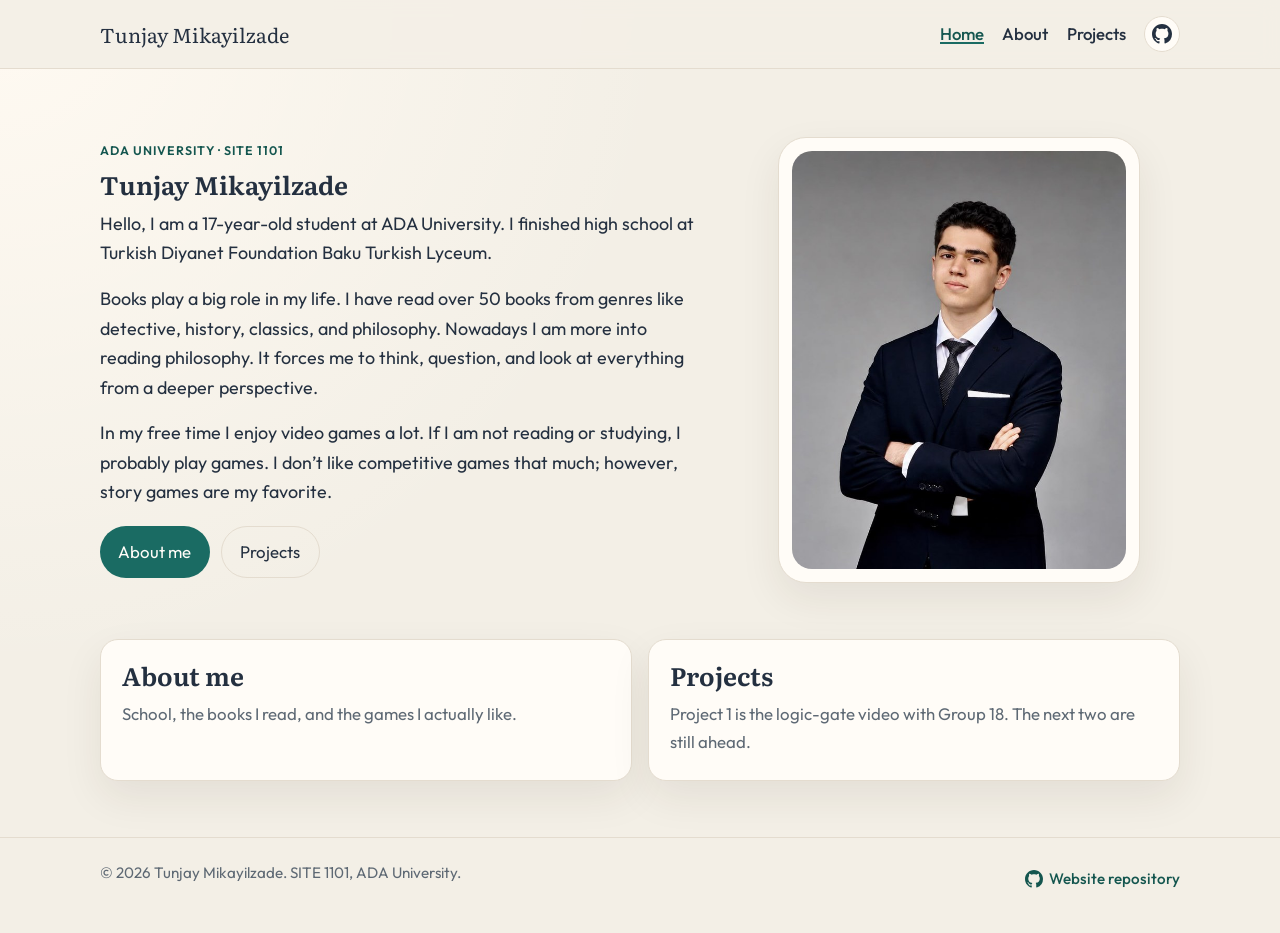
<file: index.html>
<!DOCTYPE html>
<html lang="en">
<head>
  <meta charset="utf-8">
  <meta name="viewport" content="width=device-width, initial-scale=1">
  <title>Tunjay Mikayilzade</title>
  <meta name="description" content="Personal website of Tunjay Mikayilzade, a student at ADA University.">
  <link rel="icon" href="assets/images/favicon.svg" type="image/svg+xml">
  <link rel="preconnect" href="https://fonts.googleapis.com">
  <link rel="preconnect" href="https://fonts.gstatic.com" crossorigin>
  <link href="https://fonts.googleapis.com/css2?family=Literata:opsz,wght@7..72,560;7..72,650&family=Outfit:wght@400;500;600&display=swap" rel="stylesheet">
  <link rel="stylesheet" href="css/base.css">
  <link rel="stylesheet" href="css/components.css">
</head>
<body>
  <a class="skip-link" href="#main">Skip to content</a>
  <header class="site-header">
    <div class="container nav-bar">
      <a class="brand" href="index.html">Tunjay Mikayilzade</a>
      <button class="nav-toggle" type="button" aria-expanded="false" aria-controls="nav-menu" aria-label="Open menu">
        <span></span><span></span><span></span>
      </button>
      <nav id="nav-menu" class="nav-menu" aria-label="Main">
        <ul>
          <li><a href="index.html" aria-current="page">Home</a></li>
          <li><a href="about.html">About</a></li>
          <li><a href="projects.html">Projects</a></li>
          <li>
            <a class="icon-link" href="https://github.com/tunjaymikayilzade/tunjaymikayilzade.github.io" target="_blank" rel="noopener" aria-label="GitHub repository of this website">
              <svg width="20" height="20" viewBox="0 0 16 16" fill="currentColor" aria-hidden="true"><path d="M8 0C3.58 0 0 3.58 0 8c0 3.54 2.29 6.53 5.47 7.59.4.07.55-.17.55-.38 0-.19-.01-.82-.01-1.49-2.01.37-2.53-.49-2.69-.94-.09-.23-.48-.94-.82-1.13-.28-.15-.68-.52-.01-.53.63-.01 1.08.58 1.23.82.72 1.21 1.87.87 2.33.66.07-.52.28-.87.51-1.07-1.78-.2-3.64-.89-3.64-3.95 0-.87.31-1.59.82-2.15-.08-.2-.36-1.02.08-2.12 0 0 .67-.21 2.2.82.64-.18 1.32-.27 2-.27.68 0 1.36.09 2 .27 1.53-1.04 2.2-.82 2.2-.82.44 1.1.16 1.92.08 2.12.51.56.82 1.27.82 2.15 0 3.07-1.87 3.75-3.65 3.95.29.25.54.73.54 1.48 0 1.07-.01 1.93-.01 2.2 0 .21.15.46.55.38A8.013 8.013 0 0016 8c0-4.42-3.58-8-8-8z"/></svg>
            </a>
          </li>
        </ul>
      </nav>
    </div>
  </header>

  <main id="main">
    <div class="container">
      <section class="hero">
        <div>
          <p class="eyebrow">ADA University · SITE 1101</p>
          <h1>Tunjay Mikayilzade</h1>
          <p class="lead">Hello, I am a 17-year-old student at ADA University. I finished high school at Turkish Diyanet Foundation Baku Turkish Lyceum.</p>
          <p class="lead">Books play a big role in my life. I have read over 50 books from genres like detective, history, classics, and philosophy. Nowadays I am more into reading philosophy. It forces me to think, question, and look at everything from a deeper perspective.</p>
          <p class="lead">In my free time I enjoy video games a lot. If I am not reading or studying, I probably play games. I don’t like competitive games that much; however, story games are my favorite.</p>
          <div class="btn-row">
            <a class="btn" href="about.html">About me</a>
            <a class="btn btn--ghost" href="projects.html">Projects</a>
          </div>
        </div>
        <figure class="portrait">
          <img src="assets/images/profile.jpg" width="640" height="800" alt="Portrait of Tunjay Mikayilzade in a navy suit, arms crossed">
        </figure>
      </section>

      <section class="section" aria-label="Where to go next">
        <div class="card-grid">
          <a class="card" href="about.html">
            <h2>About me</h2>
            <p>School, the books I read, and the games I actually like.</p>
          </a>
          <a class="card" href="projects.html">
            <h2>Projects</h2>
            <p>Project 1 is the logic-gate video with Group 18. The next two are still ahead.</p>
          </a>
        </div>
      </section>
    </div>
  </main>

  <footer class="site-footer">
    <div class="container footer-inner">
      <p>&copy; <span id="year">2026</span> Tunjay Mikayilzade. SITE 1101, ADA University.</p>
      <div class="footer-links">
        <a href="https://github.com/tunjaymikayilzade/tunjaymikayilzade.github.io" target="_blank" rel="noopener">
          <svg width="18" height="18" viewBox="0 0 16 16" fill="currentColor" aria-hidden="true"><path d="M8 0C3.58 0 0 3.58 0 8c0 3.54 2.29 6.53 5.47 7.59.4.07.55-.17.55-.38 0-.19-.01-.82-.01-1.49-2.01.37-2.53-.49-2.69-.94-.09-.23-.48-.94-.82-1.13-.28-.15-.68-.52-.01-.53.63-.01 1.08.58 1.23.82.72 1.21 1.87.87 2.33.66.07-.52.28-.87.51-1.07-1.78-.2-3.64-.89-3.64-3.95 0-.87.31-1.59.82-2.15-.08-.2-.36-1.02.08-2.12 0 0 .67-.21 2.2.82.64-.18 1.32-.27 2-.27.68 0 1.36.09 2 .27 1.53-1.04 2.2-.82 2.2-.82.44 1.1.16 1.92.08 2.12.51.56.82 1.27.82 2.15 0 3.07-1.87 3.75-3.65 3.95.29.25.54.73.54 1.48 0 1.07-.01 1.93-.01 2.2 0 .21.15.46.55.38A8.013 8.013 0 0016 8c0-4.42-3.58-8-8-8z"/></svg>
          Website repository
        </a>
      </div>
    </div>
  </footer>
  <script src="js/main.js" defer></script>
</body>
</html>
</file>
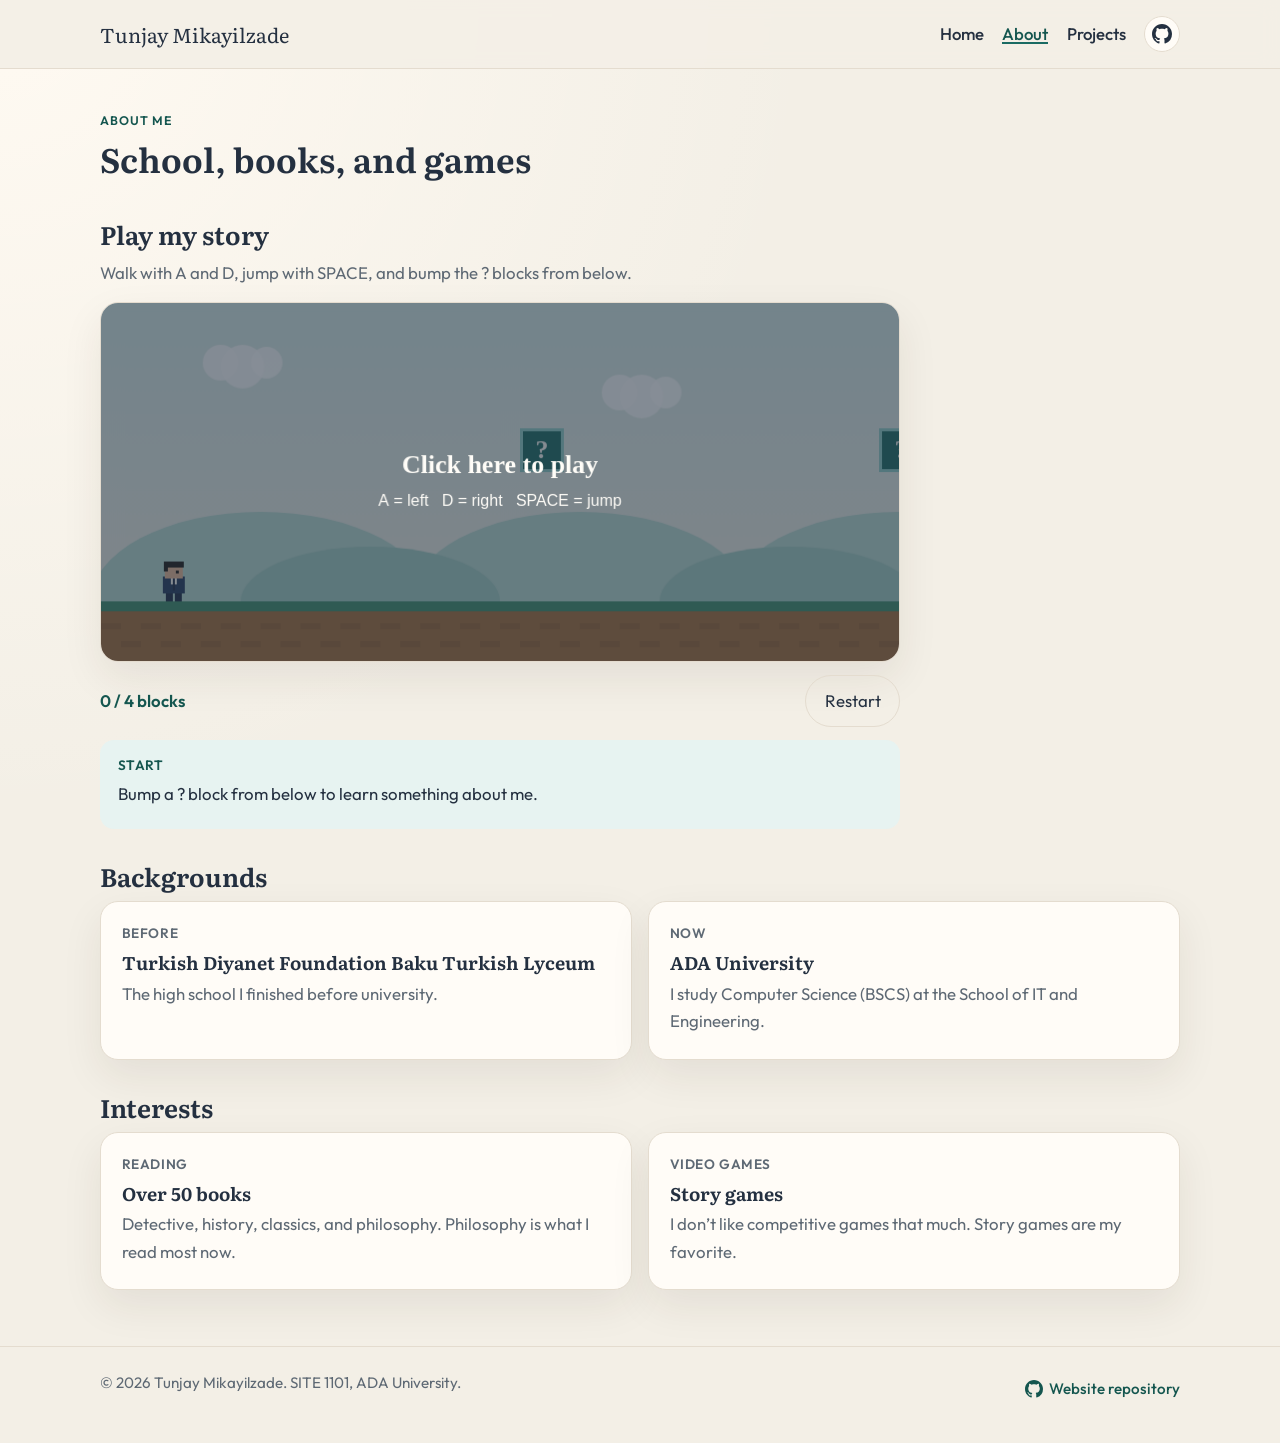
<file: about.html>
<!DOCTYPE html>
<html lang="en">
<head>
  <meta charset="utf-8">
  <meta name="viewport" content="width=device-width, initial-scale=1">
  <title>About | Tunjay Mikayilzade</title>
  <meta name="description" content="About Tunjay Mikayilzade: school, reading, and story games.">
  <link rel="icon" href="assets/images/favicon.svg" type="image/svg+xml">
  <link rel="preconnect" href="https://fonts.googleapis.com">
  <link rel="preconnect" href="https://fonts.gstatic.com" crossorigin>
  <link href="https://fonts.googleapis.com/css2?family=Literata:opsz,wght@7..72,560;7..72,650&family=Outfit:wght@400;500;600&display=swap" rel="stylesheet">
  <link rel="stylesheet" href="css/base.css">
  <link rel="stylesheet" href="css/components.css">
  <link rel="stylesheet" href="css/game.css">
</head>
<body>
  <a class="skip-link" href="#main">Skip to content</a>
  <header class="site-header">
    <div class="container nav-bar">
      <a class="brand" href="index.html">Tunjay Mikayilzade</a>
      <button class="nav-toggle" type="button" aria-expanded="false" aria-controls="nav-menu" aria-label="Open menu">
        <span></span><span></span><span></span>
      </button>
      <nav id="nav-menu" class="nav-menu" aria-label="Main">
        <ul>
          <li><a href="index.html">Home</a></li>
          <li><a href="about.html" aria-current="page">About</a></li>
          <li><a href="projects.html">Projects</a></li>
          <li>
            <a class="icon-link" href="https://github.com/tunjaymikayilzade/tunjaymikayilzade.github.io" target="_blank" rel="noopener" aria-label="GitHub repository of this website">
              <svg width="20" height="20" viewBox="0 0 16 16" fill="currentColor" aria-hidden="true"><path d="M8 0C3.58 0 0 3.58 0 8c0 3.54 2.29 6.53 5.47 7.59.4.07.55-.17.55-.38 0-.19-.01-.82-.01-1.49-2.01.37-2.53-.49-2.69-.94-.09-.23-.48-.94-.82-1.13-.28-.15-.68-.52-.01-.53.63-.01 1.08.58 1.23.82.72 1.21 1.87.87 2.33.66.07-.52.28-.87.51-1.07-1.78-.2-3.64-.89-3.64-3.95 0-.87.31-1.59.82-2.15-.08-.2-.36-1.02.08-2.12 0 0 .67-.21 2.2.82.64-.18 1.32-.27 2-.27.68 0 1.36.09 2 .27 1.53-1.04 2.2-.82 2.2-.82.44 1.1.16 1.92.08 2.12.51.56.82 1.27.82 2.15 0 3.07-1.87 3.75-3.65 3.95.29.25.54.73.54 1.48 0 1.07-.01 1.93-.01 2.2 0 .21.15.46.55.38A8.013 8.013 0 0016 8c0-4.42-3.58-8-8-8z"/></svg>
            </a>
          </li>
        </ul>
      </nav>
    </div>
  </header>

  <main id="main">
    <div class="container">
      <header class="page-head">
        <p class="eyebrow">About me</p>
        <h1>School, books, and games</h1>
      </header>

      <section class="section" aria-labelledby="game-title">
        <h2 id="game-title">Play my story</h2>
        <p class="game-intro">Walk with A and D, jump with SPACE, and bump the ? blocks from below.</p>
        <div class="platformer" id="platformer">
          <canvas width="800" height="360" tabindex="0" aria-label="Platformer game. Use A and D to move and Space to jump. The same facts are written in the sections below.">Your browser does not support the game. The same facts are written below.</canvas>
          <div class="game-bar">
            <p class="game-count" id="game-count">0 / 4 blocks</p>
            <button class="btn btn--ghost" id="game-restart" type="button">Restart</button>
          </div>
          <div class="game-message" id="game-message" aria-live="polite"></div>
          <div class="touch-controls">
            <button type="button" data-control="left" aria-label="Move left">&larr;</button>
            <button type="button" data-control="jump">Jump</button>
            <button type="button" data-control="right" aria-label="Move right">&rarr;</button>
          </div>
        </div>
      </section>
      <section class="section" aria-labelledby="backgrounds-title">
        <h2 id="backgrounds-title">Backgrounds</h2>
        <div class="card-grid">
          <div class="card">
            <p class="card-label">Before</p>
            <h3>Turkish Diyanet Foundation Baku Turkish Lyceum</h3>
            <p>The high school I finished before university.</p>
          </div>
          <div class="card">
            <p class="card-label">Now</p>
            <h3>ADA University</h3>
            <p>I study Computer Science (BSCS) at the School of IT and Engineering.</p>
          </div>
        </div>
      </section>

      <section class="section" aria-labelledby="interests-title">
        <h2 id="interests-title">Interests</h2>
        <div class="card-grid">
          <div class="card">
            <p class="card-label">Reading</p>
            <h3>Over 50 books</h3>
            <p>Detective, history, classics, and philosophy. Philosophy is what I read most now.</p>
          </div>
          <div class="card">
            <p class="card-label">Video games</p>
            <h3>Story games</h3>
            <p>I don’t like competitive games that much. Story games are my favorite.</p>
          </div>
        </div>
      </section>
    </div>
  </main>

  <footer class="site-footer">
    <div class="container footer-inner">
      <p>&copy; <span id="year">2026</span> Tunjay Mikayilzade. SITE 1101, ADA University.</p>
      <div class="footer-links">
        <a href="https://github.com/tunjaymikayilzade/tunjaymikayilzade.github.io" target="_blank" rel="noopener">
          <svg width="18" height="18" viewBox="0 0 16 16" fill="currentColor" aria-hidden="true"><path d="M8 0C3.58 0 0 3.58 0 8c0 3.54 2.29 6.53 5.47 7.59.4.07.55-.17.55-.38 0-.19-.01-.82-.01-1.49-2.01.37-2.53-.49-2.69-.94-.09-.23-.48-.94-.82-1.13-.28-.15-.68-.52-.01-.53.63-.01 1.08.58 1.23.82.72 1.21 1.87.87 2.33.66.07-.52.28-.87.51-1.07-1.78-.2-3.64-.89-3.64-3.95 0-.87.31-1.59.82-2.15-.08-.2-.36-1.02.08-2.12 0 0 .67-.21 2.2.82.64-.18 1.32-.27 2-.27.68 0 1.36.09 2 .27 1.53-1.04 2.2-.82 2.2-.82.44 1.1.16 1.92.08 2.12.51.56.82 1.27.82 2.15 0 3.07-1.87 3.75-3.65 3.95.29.25.54.73.54 1.48 0 1.07-.01 1.93-.01 2.2 0 .21.15.46.55.38A8.013 8.013 0 0016 8c0-4.42-3.58-8-8-8z"/></svg>
          Website repository
        </a>
      </div>
    </div>
  </footer>
  <script src="js/main.js" defer></script>
  <script src="js/platformer.js" defer></script>
</body>
</html>
</file>
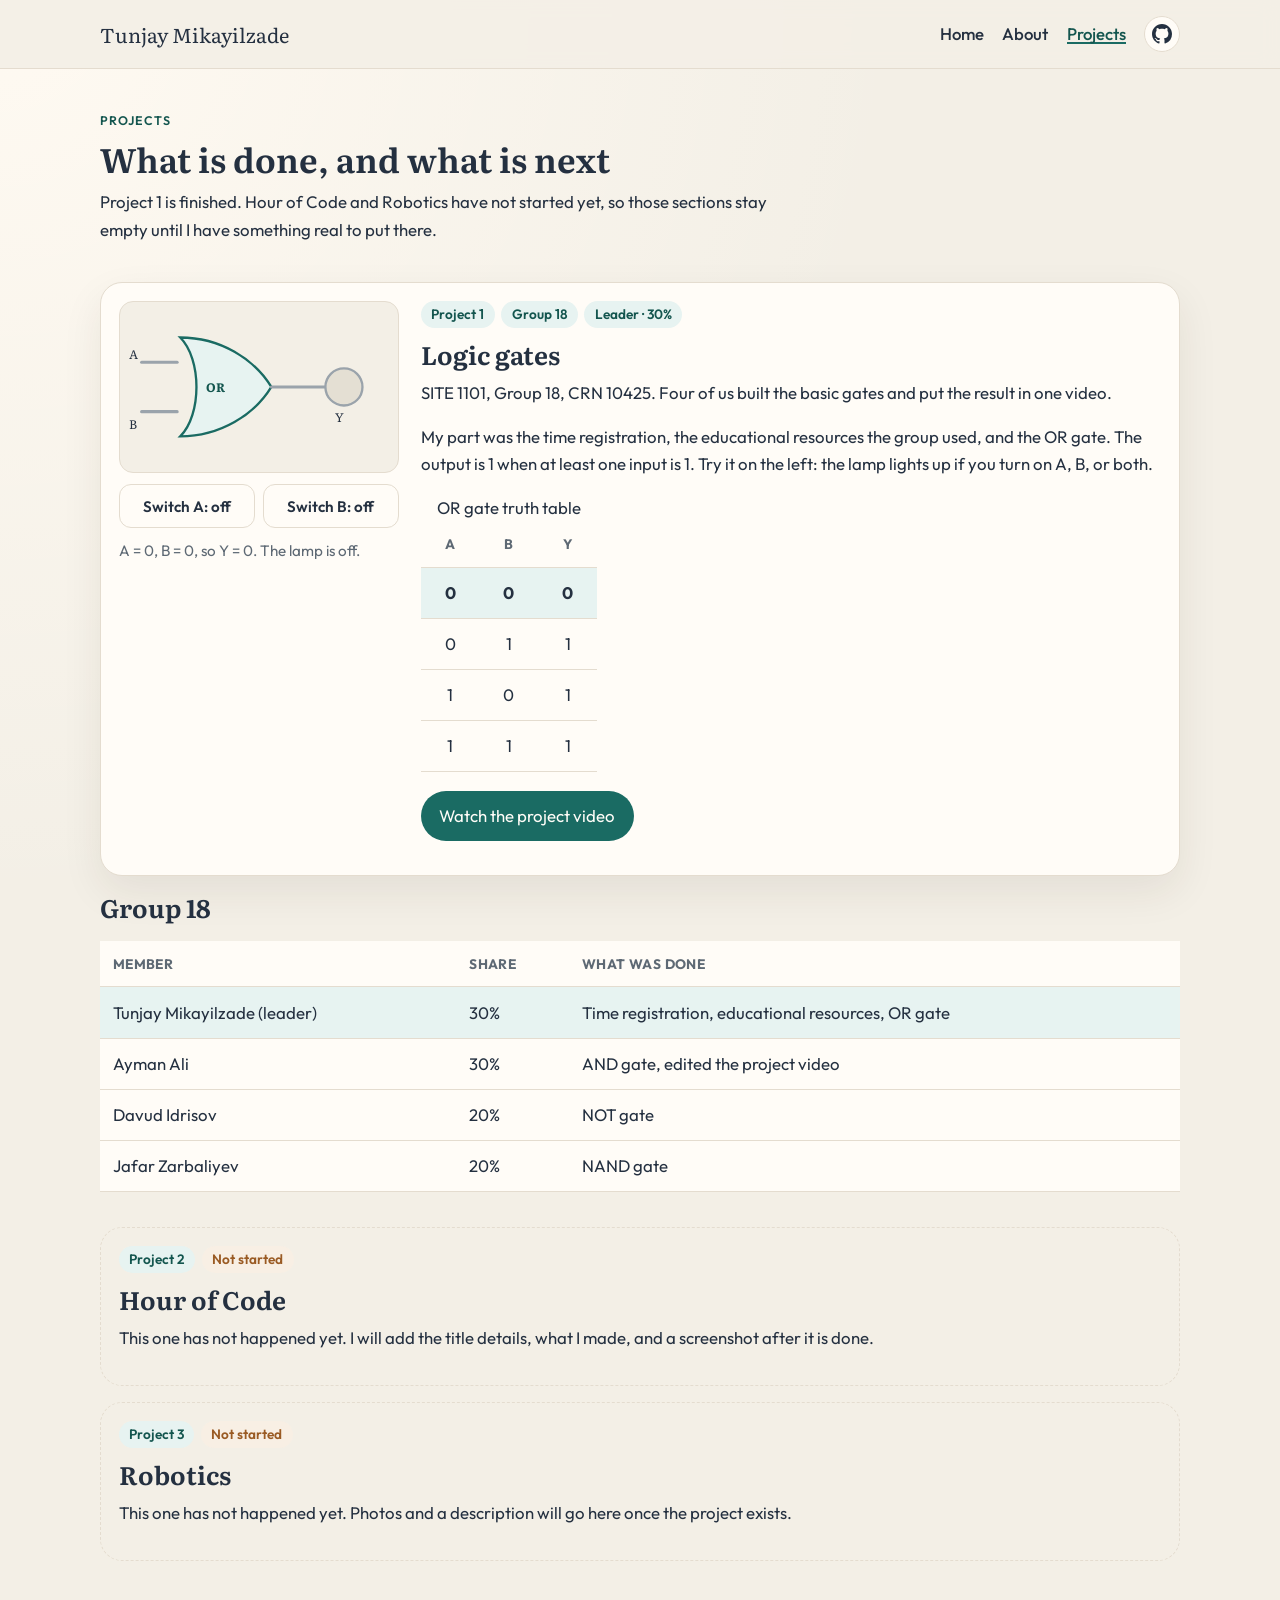
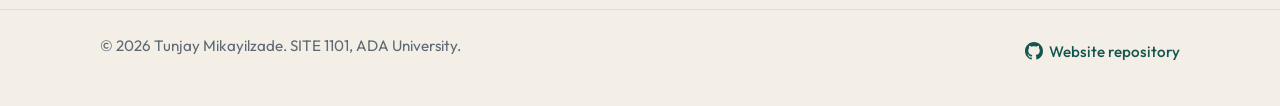
<file: projects.html>
<!DOCTYPE html>
<html lang="en">
<head>
  <meta charset="utf-8">
  <meta name="viewport" content="width=device-width, initial-scale=1">
  <title>Projects | Tunjay Mikayilzade</title>
  <meta name="description" content="SITE 1101 projects by Tunjay Mikayilzade, including the Group 18 logic gates project.">
  <link rel="icon" href="assets/images/favicon.svg" type="image/svg+xml">
  <link rel="preconnect" href="https://fonts.googleapis.com">
  <link rel="preconnect" href="https://fonts.gstatic.com" crossorigin>
  <link href="https://fonts.googleapis.com/css2?family=Literata:opsz,wght@7..72,560;7..72,650&family=Outfit:wght@400;500;600&display=swap" rel="stylesheet">
  <link rel="stylesheet" href="css/base.css">
  <link rel="stylesheet" href="css/components.css">
</head>
<body>
  <a class="skip-link" href="#main">Skip to content</a>
  <header class="site-header">
    <div class="container nav-bar">
      <a class="brand" href="index.html">Tunjay Mikayilzade</a>
      <button class="nav-toggle" type="button" aria-expanded="false" aria-controls="nav-menu" aria-label="Open menu">
        <span></span><span></span><span></span>
      </button>
      <nav id="nav-menu" class="nav-menu" aria-label="Main">
        <ul>
          <li><a href="index.html">Home</a></li>
          <li><a href="about.html">About</a></li>
          <li><a href="projects.html" aria-current="page">Projects</a></li>
          <li>
            <a class="icon-link" href="https://github.com/tunjaymikayilzade/tunjaymikayilzade.github.io" target="_blank" rel="noopener" aria-label="GitHub repository of this website">
              <svg width="20" height="20" viewBox="0 0 16 16" fill="currentColor" aria-hidden="true"><path d="M8 0C3.58 0 0 3.58 0 8c0 3.54 2.29 6.53 5.47 7.59.4.07.55-.17.55-.38 0-.19-.01-.82-.01-1.49-2.01.37-2.53-.49-2.69-.94-.09-.23-.48-.94-.82-1.13-.28-.15-.68-.52-.01-.53.63-.01 1.08.58 1.23.82.72 1.21 1.87.87 2.33.66.07-.52.28-.87.51-1.07-1.78-.2-3.64-.89-3.64-3.95 0-.87.31-1.59.82-2.15-.08-.2-.36-1.02.08-2.12 0 0 .67-.21 2.2.82.64-.18 1.32-.27 2-.27.68 0 1.36.09 2 .27 1.53-1.04 2.2-.82 2.2-.82.44 1.1.16 1.92.08 2.12.51.56.82 1.27.82 2.15 0 3.07-1.87 3.75-3.65 3.95.29.25.54.73.54 1.48 0 1.07-.01 1.93-.01 2.2 0 .21.15.46.55.38A8.013 8.013 0 0016 8c0-4.42-3.58-8-8-8z"/></svg>
            </a>
          </li>
        </ul>
      </nav>
    </div>
  </header>

  <main id="main">
    <div class="container">
      <header class="page-head">
        <p class="eyebrow">Projects</p>
        <h1>What is done, and what is next</h1>
        <p>Project 1 is finished. Hour of Code and Robotics have not started yet, so those sections stay empty until I have something real to put there.</p>
      </header>

      <article class="project" id="project-1">
        <figure class="gate-game" id="or-game">
          <svg viewBox="0 0 360 220" role="img" aria-label="OR gate circuit with inputs A and B and a lamp as the output">
            <path class="wire" id="wire-a" d="M28 78h46"/>
            <path class="wire" id="wire-b" d="M28 142h46"/>
            <path class="gate-body" d="M78 46c28 28 28 100 0 128 52 0 96-28 118-64C174 74 130 46 78 46z"/>
            <path class="wire" id="wire-y" d="M196 110h70"/>
            <circle class="lamp" id="lamp" cx="290" cy="110" r="24"/>
            <text x="12" y="74">A</text>
            <text x="12" y="164">B</text>
            <text x="278" y="156">Y</text>
            <text class="gate-label" x="112" y="116">OR</text>
          </svg>
          <noscript><img src="assets/images/or-gate.svg" width="360" height="220" alt="Diagram of an OR gate with inputs A and B and output Y"></noscript>
          <div class="gate-controls">
            <button class="switch-btn" type="button" id="btn-a" aria-pressed="false">Switch A: <span>off</span></button>
            <button class="switch-btn" type="button" id="btn-b" aria-pressed="false">Switch B: <span>off</span></button>
          </div>
          <figcaption id="gate-status" aria-live="polite">Press a switch. The lamp is off.</figcaption>
        </figure>
        <div>
          <ul class="tags">
            <li class="tag">Project 1</li>
            <li class="tag">Group 18</li>
            <li class="tag">Leader · 30%</li>
          </ul>
          <h2>Logic gates</h2>
          <p>SITE 1101, Group 18, CRN 10425. Four of us built the basic gates and put the result in one video.</p>
          <p>My part was the time registration, the educational resources the group used, and the OR gate. The output is 1 when at least one input is 1. Try it on the left: the lamp lights up if you turn on A, B, or both.</p>
          <table class="truth">
            <caption>OR gate truth table</caption>
            <thead>
              <tr><th scope="col">A</th><th scope="col">B</th><th scope="col">Y</th></tr>
            </thead>
            <tbody>
              <tr data-row="00"><td>0</td><td>0</td><td>0</td></tr>
              <tr data-row="01"><td>0</td><td>1</td><td>1</td></tr>
              <tr data-row="10"><td>1</td><td>0</td><td>1</td></tr>
              <tr data-row="11"><td>1</td><td>1</td><td>1</td></tr>
            </tbody>
          </table>
          <p><a class="btn" href="https://youtu.be/rQI84usunvg" target="_blank" rel="noopener">Watch the project video</a></p>
        </div>
      </article>

      <section aria-labelledby="team-title">
        <h2 id="team-title">Group 18</h2>
        <div class="table-wrap">
          <table>
            <thead>
              <tr>
                <th scope="col">Member</th>
                <th scope="col">Share</th>
                <th scope="col">What was done</th>
              </tr>
            </thead>
            <tbody>
              <tr class="is-me">
                <td>Tunjay Mikayilzade (leader)</td>
                <td>30%</td>
                <td>Time registration, educational resources, OR gate</td>
              </tr>
              <tr>
                <td>Ayman Ali</td>
                <td>30%</td>
                <td>AND gate, edited the project video</td>
              </tr>
              <tr>
                <td>Davud Idrisov</td>
                <td>20%</td>
                <td>NOT gate</td>
              </tr>
              <tr>
                <td>Jafar Zarbaliyev</td>
                <td>20%</td>
                <td>NAND gate</td>
              </tr>
            </tbody>
          </table>
        </div>
      </section>

      <article class="project project--pending" id="project-2">
        <div>
          <ul class="tags">
            <li class="tag">Project 2</li>
            <li class="tag tag--warm">Not started</li>
          </ul>
          <h2>Hour of Code</h2>
          <p>This one has not happened yet. I will add the title details, what I made, and a screenshot after it is done.</p>
        </div>
      </article>

      <article class="project project--pending" id="project-3">
        <div>
          <ul class="tags">
            <li class="tag">Project 3</li>
            <li class="tag tag--warm">Not started</li>
          </ul>
          <h2>Robotics</h2>
          <p>This one has not happened yet. Photos and a description will go here once the project exists.</p>
        </div>
      </article>
    </div>
  </main>

  <footer class="site-footer">
    <div class="container footer-inner">
      <p>&copy; <span id="year">2026</span> Tunjay Mikayilzade. SITE 1101, ADA University.</p>
      <div class="footer-links">
        <a href="https://github.com/tunjaymikayilzade/tunjaymikayilzade.github.io" target="_blank" rel="noopener">
          <svg width="18" height="18" viewBox="0 0 16 16" fill="currentColor" aria-hidden="true"><path d="M8 0C3.58 0 0 3.58 0 8c0 3.54 2.29 6.53 5.47 7.59.4.07.55-.17.55-.38 0-.19-.01-.82-.01-1.49-2.01.37-2.53-.49-2.69-.94-.09-.23-.48-.94-.82-1.13-.28-.15-.68-.52-.01-.53.63-.01 1.08.58 1.23.82.72 1.21 1.87.87 2.33.66.07-.52.28-.87.51-1.07-1.78-.2-3.64-.89-3.64-3.95 0-.87.31-1.59.82-2.15-.08-.2-.36-1.02.08-2.12 0 0 .67-.21 2.2.82.64-.18 1.32-.27 2-.27.68 0 1.36.09 2 .27 1.53-1.04 2.2-.82 2.2-.82.44 1.1.16 1.92.08 2.12.51.56.82 1.27.82 2.15 0 3.07-1.87 3.75-3.65 3.95.29.25.54.73.54 1.48 0 1.07-.01 1.93-.01 2.2 0 .21.15.46.55.38A8.013 8.013 0 0016 8c0-4.42-3.58-8-8-8z"/></svg>
          Website repository
        </a>
      </div>
    </div>
  </footer>
  <script src="js/main.js" defer></script>
  <script src="js/or-gate.js" defer></script>
</body>
</html>
</file>
<file: css/base.css>
:root {
  --paper: #f3efe6;
  --card: #fffcf7;
  --ink: #243040;
  --muted: #5e6974;
  --line: #e4dccf;
  --accent: #1a6b63;
  --accent-dark: #14564f;
  --accent-soft: #e7f3f1;
  --warm: #9a5b24;
  --warm-soft: #f8efe4;
  --shadow: 0 16px 40px rgba(48, 38, 22, 0.08);
  --serif: "Literata", Georgia, "Times New Roman", serif;
  --sans: "Outfit", "Segoe UI", sans-serif;
  --space: 1.25rem;
  --max: 1080px;
}

*,
*::before,
*::after {
  box-sizing: border-box;
}

html {
  scroll-behavior: smooth;
}

body {
  margin: 0;
  min-height: 100vh;
  background:
    radial-gradient(circle at top left, #fffaf2 0, transparent 42%),
    var(--paper);
  color: var(--ink);
  font-family: var(--sans);
  font-size: 1.05rem;
  line-height: 1.65;
}

img {
  max-width: 100%;
  height: auto;
  display: block;
}

a {
  color: var(--accent-dark);
}

a:hover {
  color: var(--accent);
}

h1, h2, h3 {
  font-family: var(--serif);
  line-height: 1.2;
  font-weight: 650;
  margin: 0 0 0.6rem;
}

p {
  margin: 0 0 1rem;
}

.skip-link {
  position: absolute;
  left: 1rem;
  top: -3rem;
  background: var(--ink);
  color: white;
  padding: 0.5rem 0.8rem;
  z-index: 20;
}

.skip-link:focus {
  top: 1rem;
}

.container {
  width: min(var(--max), calc(100% - 2rem));
  margin-inline: auto;
}

.site-header {
  position: sticky;
  top: 0;
  z-index: 10;
  background: rgba(243, 239, 230, 0.92);
  border-bottom: 1px solid var(--line);
  backdrop-filter: blur(10px);
}

.nav-bar {
  display: flex;
  align-items: center;
  justify-content: space-between;
  min-height: 4.25rem;
  gap: 1rem;
}

.brand {
  font-family: var(--serif);
  color: var(--ink);
  text-decoration: none;
  font-size: 1.25rem;
}

.brand span {
  color: var(--accent);
}

.nav-menu ul {
  display: flex;
  align-items: center;
  gap: 0.4rem 1.15rem;
  list-style: none;
  margin: 0;
  padding: 0;
}

.nav-menu a {
  color: var(--ink);
  text-decoration: none;
  font-weight: 500;
}

.nav-menu a[aria-current="page"] {
  color: var(--accent-dark);
  box-shadow: inset 0 -2px 0 var(--accent);
}

.icon-link {
  display: inline-flex;
  align-items: center;
  justify-content: center;
  width: 2.25rem;
  height: 2.25rem;
  border-radius: 999px;
  border: 1px solid var(--line);
  background: var(--card);
}

.nav-toggle {
  display: none;
  width: 2.6rem;
  height: 2.6rem;
  border: 1px solid var(--line);
  border-radius: 10px;
  background: var(--card);
  padding: 0.45rem;
}

.nav-toggle span {
  display: block;
  height: 2px;
  margin: 5px 0;
  background: var(--ink);
}

.site-footer {
  margin-top: 3rem;
  border-top: 1px solid var(--line);
  padding: 1.4rem 0 2rem;
  color: var(--muted);
  font-size: 0.95rem;
}

.footer-inner {
  display: flex;
  justify-content: space-between;
  gap: 1rem;
  align-items: center;
}

.footer-links a {
  display: inline-flex;
  align-items: center;
  gap: 0.4rem;
  text-decoration: none;
  font-weight: 500;
}

:focus-visible {
  outline: 3px solid #8fd0c8;
  outline-offset: 3px;
}

@media (max-width: 760px) {
  .nav-toggle {
    display: inline-block;
  }

  .nav-menu {
    display: none;
    position: absolute;
    left: 0;
    right: 0;
    top: 4.25rem;
    background: var(--card);
    border-bottom: 1px solid var(--line);
    padding: 0.6rem 1rem 1rem;
  }

  .nav-menu.is-open {
    display: block;
  }

  .nav-menu ul {
    flex-direction: column;
    align-items: flex-start;
  }

  .footer-inner {
    flex-direction: column;
    align-items: flex-start;
  }
}
</file>
<file: css/components.css>
.hero {
  display: grid;
  grid-template-columns: 1.15fr 0.85fr;
  gap: 2.5rem;
  align-items: center;
  padding: 3.2rem 0 1rem;
}

.eyebrow {
  letter-spacing: 0.08em;
  text-transform: uppercase;
  font-size: 0.78rem;
  font-weight: 600;
  color: var(--accent-dark);
  margin-bottom: 0.45rem;
}

.lead {
  font-size: 1.12rem;
  max-width: 38rem;
}

.btn-row,
.chip-row {
  display: flex;
  flex-wrap: wrap;
  gap: 0.7rem;
  margin-top: 1.2rem;
}

.btn {
  display: inline-flex;
  align-items: center;
  justify-content: center;
  text-decoration: none;
  background: var(--accent);
  color: #fffdf8;
  border-radius: 999px;
  padding: 0.7rem 1.15rem;
  font-weight: 600;
  border: 0;
  cursor: pointer;
  font: inherit;
}

.btn:hover {
  background: var(--accent-dark);
  color: white;
}

.btn--ghost {
  background: transparent;
  color: var(--ink);
  border: 1px solid var(--line);
}

.btn--ghost:hover {
  background: var(--card);
  color: var(--ink);
}

.chip {
  background: var(--card);
  border: 1px solid var(--line);
  border-radius: 999px;
  padding: 0.35rem 0.8rem;
  color: var(--muted);
  font-size: 0.92rem;
}

.portrait {
  background: var(--card);
  border-radius: 28px;
  padding: 0.8rem;
  box-shadow: var(--shadow);
  border: 1px solid var(--line);
}

.portrait img {
  width: 100%;
  border-radius: 20px;
  object-fit: cover;
  aspect-ratio: 4 / 5;
}

.section {
  padding: 1.5rem 0 0.5rem;
}

.card-grid {
  display: grid;
  grid-template-columns: repeat(2, 1fr);
  gap: 1rem;
}

.card {
  background: var(--card);
  border: 1px solid var(--line);
  border-radius: 18px;
  padding: 1.25rem 1.3rem 1.1rem;
  text-decoration: none;
  color: inherit;
  box-shadow: var(--shadow);
}

.card p {
  color: var(--muted);
  margin-bottom: 0.4rem;
}

.page-head {
  padding: 2.6rem 0 0.4rem;
  max-width: 42rem;
}

.card-label {
  margin: 0 0 0.2rem;
  font-size: 0.85rem;
  font-weight: 600;
  letter-spacing: 0.04em;
  text-transform: uppercase;
  color: var(--accent-dark);
}

.card h3 {
  margin: 0 0 0.4rem;
  font-size: 1.15rem;
}

.project {
  display: grid;
  grid-template-columns: 280px 1fr;
  gap: 1.4rem;
  background: var(--card);
  border: 1px solid var(--line);
  border-radius: 22px;
  padding: 1.1rem;
  margin: 1rem 0;
  box-shadow: var(--shadow);
}

.project img,
.project svg {
  width: 100%;
  border-radius: 14px;
  border: 1px solid var(--line);
  background: var(--paper);
}

.tags {
  display: flex;
  flex-wrap: wrap;
  gap: 0.4rem;
  list-style: none;
  padding: 0;
  margin: 0 0 0.7rem;
}

.tag {
  background: var(--accent-soft);
  color: var(--accent-dark);
  border-radius: 999px;
  padding: 0.15rem 0.65rem;
  font-size: 0.85rem;
  font-weight: 600;
}

.tag--warm {
  background: var(--warm-soft);
  color: var(--warm);
}

.project--pending {
  grid-template-columns: 1fr;
  background: transparent;
  border-style: dashed;
  box-shadow: none;
}

.table-wrap {
  overflow-x: auto;
}

table {
  width: 100%;
  border-collapse: collapse;
  background: var(--card);
  margin: 0.6rem 0 1.2rem;
}

th, td {
  text-align: left;
  padding: 0.7rem 0.8rem;
  border-bottom: 1px solid var(--line);
  vertical-align: top;
}

th {
  font-size: 0.86rem;
  letter-spacing: 0.03em;
  text-transform: uppercase;
  color: var(--muted);
}

tr.is-me {
  background: var(--accent-soft);
}

.truth {
  width: auto;
  min-width: 11rem;
}

.truth td, .truth th {
  text-align: center;
}

@media (max-width: 800px) {
  .hero,
  .card-grid,
  .project {
    grid-template-columns: 1fr;
  }

  .hero {
    padding-top: 2rem;
  }
}

/* OR gate game on the projects page */
.gate-game {
  margin: 0;
}

.gate-game svg {
  display: block;
}

.gate-game .wire {
  stroke: #9aa3ab;
  stroke-width: 4;
  stroke-linecap: round;
  fill: none;
  transition: stroke 0.2s ease;
}

.gate-game .wire.is-on {
  stroke: #d99a00;
}

.gate-game .gate-body {
  stroke: var(--accent);
  stroke-width: 3;
  fill: var(--accent-soft);
}

.gate-game .lamp {
  fill: #e4dfd3;
  stroke: #9aa3ab;
  stroke-width: 3;
  transition: fill 0.2s ease, filter 0.2s ease;
}

.gate-game .lamp.is-on {
  fill: #ffd54a;
  stroke: #d99a00;
  filter: drop-shadow(0 0 10px rgba(255, 196, 40, 0.9));
}

.gate-game text {
  fill: var(--ink);
  font-family: var(--serif);
  font-size: 16px;
}

.gate-game .gate-label {
  fill: var(--accent-dark);
  font-weight: 700;
}

.gate-controls {
  display: grid;
  grid-template-columns: 1fr 1fr;
  gap: 0.5rem;
  margin-top: 0.7rem;
}

.switch-btn {
  font: inherit;
  font-size: 0.95rem;
  font-weight: 600;
  padding: 0.55rem 0.4rem;
  border-radius: 12px;
  border: 1px solid var(--line);
  background: var(--card);
  color: var(--ink);
  cursor: pointer;
}

.switch-btn:hover {
  border-color: var(--accent);
}

.switch-btn[aria-pressed="true"] {
  background: var(--accent);
  border-color: var(--accent);
  color: #fff;
}

.gate-game figcaption {
  margin-top: 0.6rem;
  font-size: 0.95rem;
  color: var(--muted);
}

.truth tr.is-active {
  background: var(--accent-soft);
  font-weight: 700;
}
</file>
<file: css/game.css>
/* Platformer game on the About page */
.game-intro {
  margin-top: 0;
  color: var(--muted);
}

.platformer {
  max-width: 800px;
}

.platformer canvas {
  display: block;
  width: 100%;
  height: auto;
  aspect-ratio: 800 / 360;
  border: 1px solid var(--line);
  border-radius: 18px;
  box-shadow: var(--shadow);
  background: var(--card);
  cursor: pointer;
  touch-action: manipulation;
}

.platformer canvas:focus-visible {
  outline: 3px solid var(--accent);
  outline-offset: 3px;
}

.game-bar {
  display: flex;
  align-items: center;
  justify-content: space-between;
  gap: 1rem;
  margin: 0.8rem 0;
}

.game-count {
  margin: 0;
  font-weight: 600;
  color: var(--accent-dark);
}

.game-message {
  min-height: 5.6rem;
  background: var(--accent-soft);
  border-radius: 14px;
  padding: 0.9rem 1.1rem;
}

.game-message p {
  margin: 0;
}

.game-message .card-label {
  margin-bottom: 0.2rem;
}

.touch-controls {
  display: none;
  grid-template-columns: 1fr 2fr 1fr;
  gap: 0.6rem;
  margin-top: 0.8rem;
}

.touch-controls button {
  font: inherit;
  font-size: 1.1rem;
  font-weight: 600;
  padding: 0.8rem 0;
  border: 1px solid var(--line);
  border-radius: 14px;
  background: var(--card);
  color: var(--ink);
  touch-action: none;
  user-select: none;
}

@media (pointer: coarse) {
  .touch-controls {
    display: grid;
  }
}
</file>
